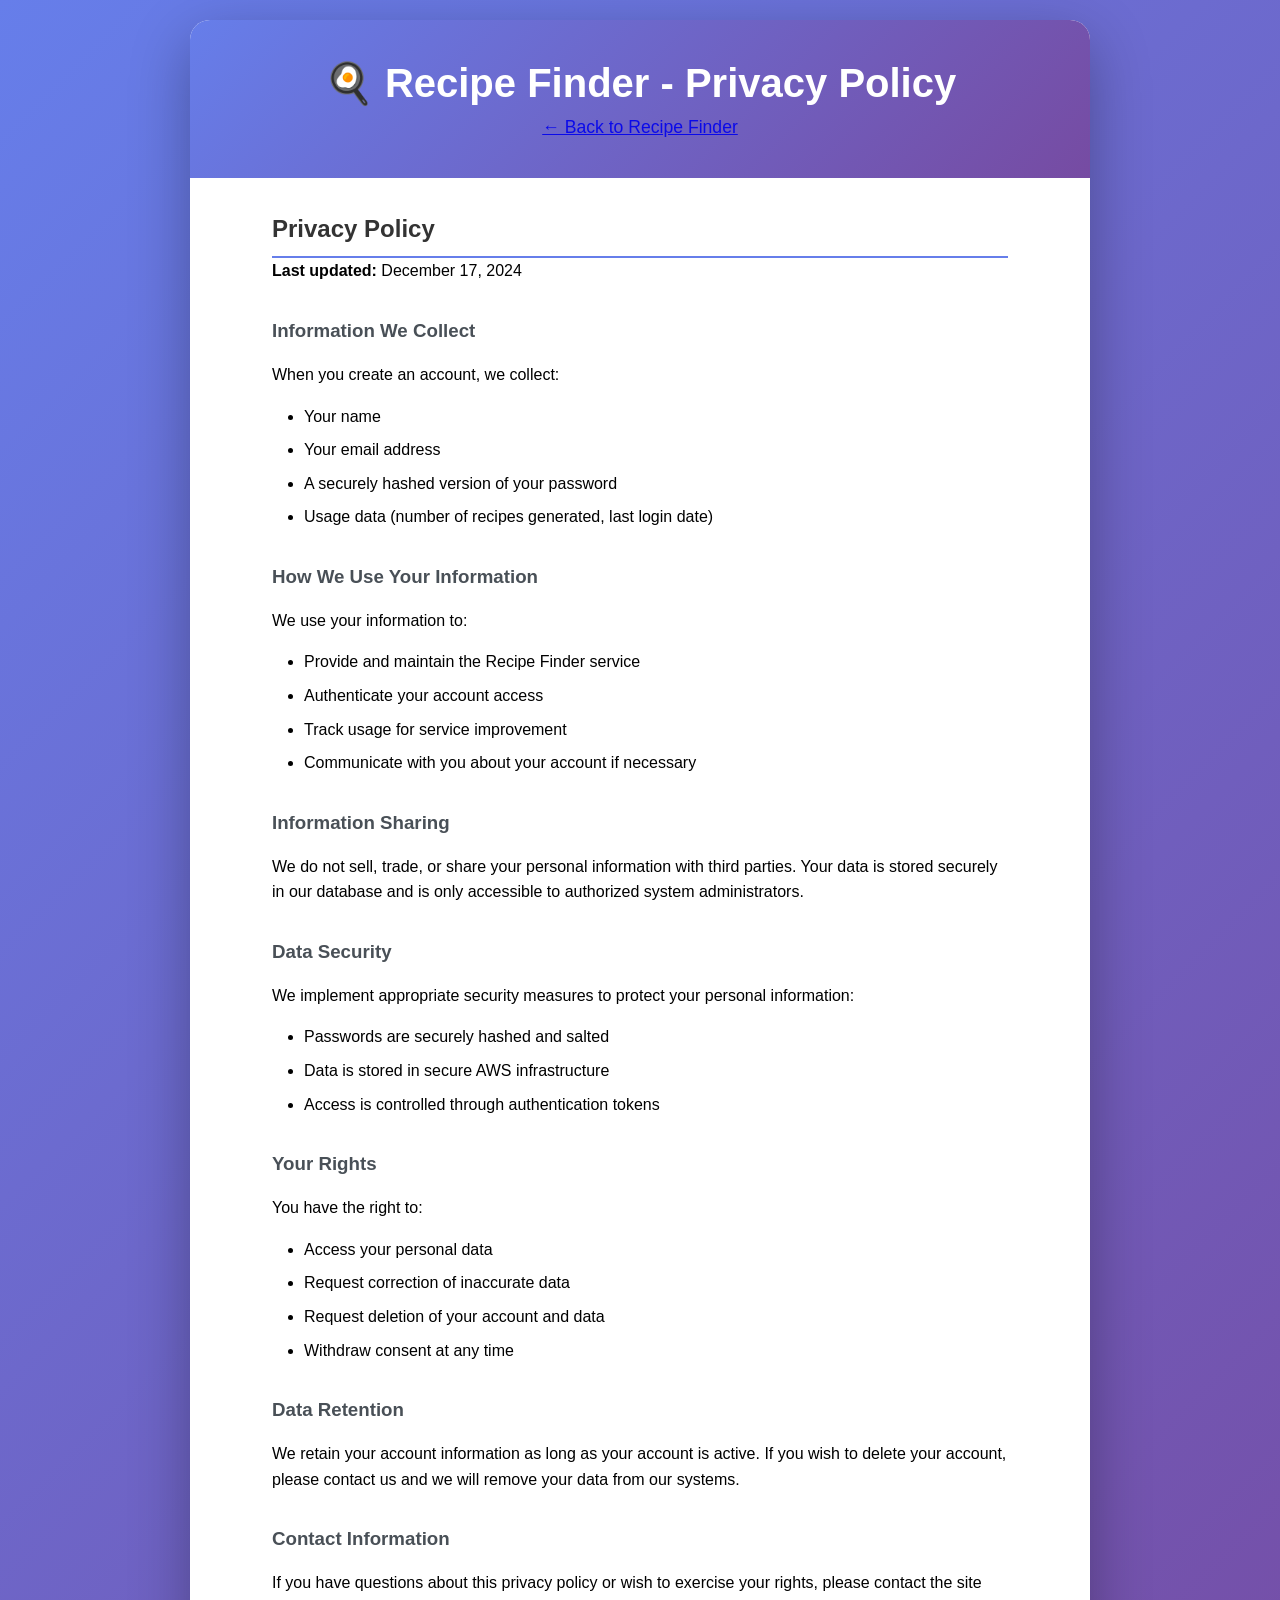
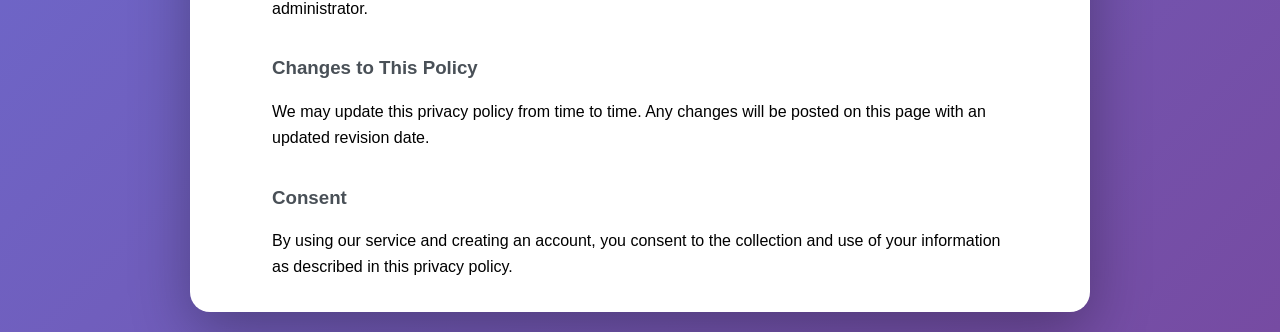
<file: frontend/privacy.html>
<!DOCTYPE html>
<html lang="en">
<head>
    <meta charset="UTF-8">
    <meta name="viewport" content="width=device-width, initial-scale=1.0">
    <title>Privacy Policy - Recipe Finder</title>
    <link rel="stylesheet" href="styles.css">
</head>
<body>
    <div class="container">
        <header>
            <h1>🍳 Recipe Finder - Privacy Policy</h1>
            <p><a href="index.html">← Back to Recipe Finder</a></p>
        </header>

        <main class="privacy-content">
            <h2>Privacy Policy</h2>
            <p><strong>Last updated:</strong> December 17, 2024</p>

            <h3>Information We Collect</h3>
            <p>When you create an account, we collect:</p>
            <ul>
                <li>Your name</li>
                <li>Your email address</li>
                <li>A securely hashed version of your password</li>
                <li>Usage data (number of recipes generated, last login date)</li>
            </ul>

            <h3>How We Use Your Information</h3>
            <p>We use your information to:</p>
            <ul>
                <li>Provide and maintain the Recipe Finder service</li>
                <li>Authenticate your account access</li>
                <li>Track usage for service improvement</li>
                <li>Communicate with you about your account if necessary</li>
            </ul>

            <h3>Information Sharing</h3>
            <p>We do not sell, trade, or share your personal information with third parties. Your data is stored securely in our database and is only accessible to authorized system administrators.</p>

            <h3>Data Security</h3>
            <p>We implement appropriate security measures to protect your personal information:</p>
            <ul>
                <li>Passwords are securely hashed and salted</li>
                <li>Data is stored in secure AWS infrastructure</li>
                <li>Access is controlled through authentication tokens</li>
            </ul>

            <h3>Your Rights</h3>
            <p>You have the right to:</p>
            <ul>
                <li>Access your personal data</li>
                <li>Request correction of inaccurate data</li>
                <li>Request deletion of your account and data</li>
                <li>Withdraw consent at any time</li>
            </ul>

            <h3>Data Retention</h3>
            <p>We retain your account information as long as your account is active. If you wish to delete your account, please contact us and we will remove your data from our systems.</p>

            <h3>Contact Information</h3>
            <p>If you have questions about this privacy policy or wish to exercise your rights, please contact the site administrator.</p>

            <h3>Changes to This Policy</h3>
            <p>We may update this privacy policy from time to time. Any changes will be posted on this page with an updated revision date.</p>

            <h3>Consent</h3>
            <p>By using our service and creating an account, you consent to the collection and use of your information as described in this privacy policy.</p>
        </main>
    </div>
</body>
</html>
</file>
<file: frontend/styles.css>
* {
    margin: 0;
    padding: 0;
    box-sizing: border-box;
}

body {
    font-family: -apple-system, BlinkMacSystemFont, 'Segoe UI', Roboto, Oxygen, Ubuntu, Cantarell, sans-serif;
    background: linear-gradient(135deg, #667eea 0%, #764ba2 100%);
    min-height: 100vh;
    padding: 20px;
}

.container {
    max-width: 900px;
    margin: 0 auto;
    background: white;
    border-radius: 20px;
    box-shadow: 0 20px 60px rgba(0,0,0,0.3);
    overflow: hidden;
}

header {
    background: linear-gradient(135deg, #667eea 0%, #764ba2 100%);
    color: white;
    padding: 40px;
    text-align: center;
}

header h1 {
    font-size: 2.5em;
    margin-bottom: 10px;
}

header p {
    font-size: 1.1em;
    opacity: 0.9;
}

main {
    padding: 40px;
}

.upload-section {
    margin-bottom: 30px;
}

.upload-area {
    border: 3px dashed #667eea;
    border-radius: 15px;
    padding: 60px 20px;
    text-align: center;
    cursor: pointer;
    transition: all 0.3s;
    background: #f8f9ff;
}

.upload-area:hover {
    border-color: #764ba2;
    background: #f0f2ff;
}

.upload-area input[type="file"] {
    display: none;
}

.upload-icon {
    font-size: 4em;
    margin-bottom: 15px;
}

.upload-area p {
    font-size: 1.2em;
    color: #333;
    margin-bottom: 10px;
}

.upload-hint {
    color: #666;
    font-size: 0.9em;
}

.image-preview {
    text-align: center;
}

.image-preview img {
    max-width: 100%;
    max-height: 400px;
    border-radius: 10px;
    margin-bottom: 15px;
    box-shadow: 0 4px 15px rgba(0,0,0,0.1);
}

.preferences-section {
    margin-bottom: 30px;
}

.preferences-section h2 {
    color: #333;
    margin-bottom: 20px;
    font-size: 1.5em;
}

.preferences-grid {
    display: grid;
    grid-template-columns: repeat(auto-fit, minmax(200px, 1fr));
    gap: 20px;
}

.pref-item label {
    display: block;
    color: #555;
    margin-bottom: 8px;
    font-weight: 500;
}

.pref-item select {
    width: 100%;
    padding: 12px;
    border: 2px solid #e0e0e0;
    border-radius: 8px;
    font-size: 1em;
    transition: border-color 0.3s;
}

.pref-item select:focus {
    outline: none;
    border-color: #667eea;
}

.btn-primary, .btn-secondary {
    padding: 15px 40px;
    font-size: 1.1em;
    border: none;
    border-radius: 10px;
    cursor: pointer;
    transition: all 0.3s;
    font-weight: 600;
}

.btn-primary {
    background: linear-gradient(135deg, #667eea 0%, #764ba2 100%);
    color: white;
    width: 100%;
    margin-bottom: 20px;
}

.btn-primary:hover:not(:disabled) {
    transform: translateY(-2px);
    box-shadow: 0 10px 25px rgba(102, 126, 234, 0.4);
}

.btn-primary:disabled {
    opacity: 0.5;
    cursor: not-allowed;
}

.btn-secondary {
    background: #f0f0f0;
    color: #333;
}

.btn-secondary:hover {
    background: #e0e0e0;
}

.loading {
    text-align: center;
    padding: 40px;
}

.spinner {
    border: 4px solid #f3f3f3;
    border-top: 4px solid #667eea;
    border-radius: 50%;
    width: 50px;
    height: 50px;
    animation: spin 1s linear infinite;
    margin: 0 auto 20px;
}

@keyframes spin {
    0% { transform: rotate(0deg); }
    100% { transform: rotate(360deg); }
}

.results-section {
    margin-top: 40px;
}

.results-section h2 {
    color: #333;
    margin: 30px 0 20px;
    font-size: 1.8em;
}

.ingredients-list {
    display: flex;
    flex-wrap: wrap;
    gap: 10px;
    margin-bottom: 30px;
}

.ingredient-tag {
    background: #e8f0fe;
    color: #1967d2;
    padding: 8px 16px;
    border-radius: 20px;
    font-size: 0.95em;
}

.recipes-list {
    display: grid;
    gap: 25px;
}

.recipe-card {
    border: 2px solid #e0e0e0;
    border-radius: 15px;
    padding: 25px;
    transition: all 0.3s;
}

.recipe-card:hover {
    border-color: #667eea;
    box-shadow: 0 5px 20px rgba(102, 126, 234, 0.2);
}

.recipe-card h3 {
    color: #333;
    margin-bottom: 10px;
    font-size: 1.5em;
}

.recipe-meta {
    display: flex;
    gap: 20px;
    margin: 15px 0;
    color: #666;
    font-size: 0.9em;
}

.recipe-description {
    color: #555;
    margin-bottom: 15px;
    line-height: 1.6;
}

.recipe-ingredients {
    margin: 15px 0;
}

.recipe-ingredients h4 {
    color: #333;
    margin-bottom: 10px;
}

.recipe-ingredients ul {
    list-style: none;
    padding-left: 0;
}

.recipe-ingredients li {
    padding: 5px 0;
    color: #555;
}

.recipe-ingredients li:before {
    content: "✓ ";
    color: #4caf50;
    font-weight: bold;
}

.missing-ingredients {
    color: #ff9800;
}

.missing-ingredients li:before {
    content: "○ ";
    color: #ff9800;
}

.recipe-instructions {
    margin-top: 15px;
}

.recipe-instructions h4 {
    color: #333;
    margin-bottom: 10px;
}

.recipe-instructions ol {
    padding-left: 20px;
}

.recipe-instructions li {
    padding: 8px 0;
    color: #555;
    line-height: 1.6;
}

.error-message {
    background: #ffebee;
    color: #c62828;
    padding: 15px;
    border-radius: 8px;
    margin: 20px 0;
}

.hidden {
    display: none;
}

@media (max-width: 768px) {
    header h1 {
        font-size: 2em;
    }
    
    main {
        padding: 20px;
    }
    
    .preferences-grid {
        grid-template-columns: 1fr;
    }
}

/* Multiple Image Previews */
.image-previews {
    display: grid;
    grid-template-columns: repeat(auto-fit, minmax(250px, 1fr));
    gap: 20px;
    margin-top: 20px;
}

.image-preview-item {
    position: relative;
    border: 2px solid #e0e0e0;
    border-radius: 10px;
    overflow: hidden;
    background: #f8f9ff;
}

.image-preview-item img {
    width: 100%;
    height: 250px;
    object-fit: cover;
    display: block;
}

.image-label {
    padding: 10px;
    background: #667eea;
    color: white;
    text-align: center;
    font-weight: 500;
    font-size: 0.9em;
}

.btn-remove {
    position: absolute;
    top: 10px;
    right: 10px;
    background: rgba(255, 255, 255, 0.9);
    border: none;
    border-radius: 50%;
    width: 30px;
    height: 30px;
    font-size: 1.2em;
    cursor: pointer;
    display: flex;
    align-items: center;
    justify-content: center;
    transition: all 0.3s;
    color: #333;
}

.btn-remove:hover {
    background: #ff5252;
    color: white;
    transform: scale(1.1);
}

/* Authentication Styles */
.auth-container {
    max-width: 400px;
    margin: 50px auto;
    padding: 2rem;
    background: white;
    border-radius: 12px;
    box-shadow: 0 10px 30px rgba(0, 0, 0, 0.1);
}

.auth-header {
    text-align: center;
    margin-bottom: 2rem;
}

.auth-header h1 {
    margin: 0 0 0.5rem 0;
    color: #333;
}

.auth-header p {
    color: #666;
    margin: 0;
}

.auth-tabs {
    display: flex;
    margin-bottom: 2rem;
    border-bottom: 1px solid #eee;
}

.auth-tab {
    flex: 1;
    padding: 1rem;
    border: none;
    background: none;
    cursor: pointer;
    font-size: 1rem;
    color: #666;
    border-bottom: 2px solid transparent;
    transition: all 0.3s ease;
}

.auth-tab.active {
    color: #667eea;
    border-bottom-color: #667eea;
}

.auth-form {
    display: flex;
    flex-direction: column;
    gap: 1rem;
}

.form-group {
    display: flex;
    flex-direction: column;
}

.form-group label {
    margin-bottom: 0.5rem;
    font-weight: 500;
    color: #333;
}

.form-group input {
    padding: 0.75rem;
    border: 1px solid #ddd;
    border-radius: 6px;
    font-size: 1rem;
    transition: border-color 0.3s ease;
}

.form-group input:focus {
    outline: none;
    border-color: #667eea;
    box-shadow: 0 0 0 3px rgba(102, 126, 234, 0.1);
}

.form-group small {
    margin-top: 0.25rem;
    color: #666;
    font-size: 0.875rem;
}

/* Header with user info */
.header-content {
    display: flex;
    justify-content: space-between;
    align-items: center;
    flex-wrap: wrap;
    gap: 1rem;
}

.header-left h1 {
    margin: 0 0 0.5rem 0;
}

.header-left p {
    margin: 0;
    color: #666;
}

.user-info {
    display: flex;
    align-items: center;
    gap: 1rem;
}

.user-name {
    color: #333;
    font-weight: 500;
}

.user-menu {
    position: relative;
}

.user-menu-btn {
    background: #f8f9fa;
    border: 1px solid #ddd;
    border-radius: 50%;
    width: 40px;
    height: 40px;
    cursor: pointer;
    font-size: 1.2rem;
    transition: all 0.3s ease;
}

.user-menu-btn:hover {
    background: #e9ecef;
}

.user-dropdown {
    position: absolute;
    top: 100%;
    right: 0;
    background: white;
    border: 1px solid #ddd;
    border-radius: 6px;
    box-shadow: 0 4px 12px rgba(0, 0, 0, 0.1);
    min-width: 150px;
    z-index: 1000;
    margin-top: 0.5rem;
}

.user-dropdown button {
    display: block;
    width: 100%;
    padding: 0.75rem 1rem;
    border: none;
    background: none;
    text-align: left;
    cursor: pointer;
    transition: background-color 0.3s ease;
}

.user-dropdown button:hover {
    background: #f8f9fa;
}

.user-dropdown button:first-child {
    border-radius: 6px 6px 0 0;
}

.user-dropdown button:last-child {
    border-radius: 0 0 6px 6px;
}

/* Modal styles */
.modal {
    position: fixed;
    top: 0;
    left: 0;
    width: 100%;
    height: 100%;
    background: rgba(0, 0, 0, 0.5);
    display: flex;
    justify-content: center;
    align-items: center;
    z-index: 2000;
}

.modal-content {
    background: white;
    padding: 2rem;
    border-radius: 12px;
    max-width: 600px;
    max-height: 80vh;
    overflow-y: auto;
    position: relative;
    margin: 1rem;
}

.close {
    position: absolute;
    top: 1rem;
    right: 1rem;
    font-size: 1.5rem;
    cursor: pointer;
    color: #666;
    background: none;
    border: none;
}

.close:hover {
    color: #333;
}

/* Stats styles */
.stats-grid {
    display: grid;
    grid-template-columns: repeat(auto-fit, minmax(150px, 1fr));
    gap: 1rem;
    margin-top: 1rem;
}

.stat-item {
    text-align: center;
    padding: 1rem;
    background: #f8f9fa;
    border-radius: 8px;
}

.stat-number {
    font-size: 2rem;
    font-weight: bold;
    color: #667eea;
}

.stat-label {
    color: #666;
    margin-top: 0.5rem;
}

/* Users list styles */
.users-list {
    margin-top: 1rem;
}

.user-item {
    padding: 1rem;
    border: 1px solid #eee;
    border-radius: 8px;
    margin-bottom: 1rem;
}

.user-info {
    display: flex;
    justify-content: space-between;
    align-items: center;
    margin-bottom: 0.5rem;
}

.user-email {
    color: #666;
    font-size: 0.9rem;
}

.user-stats {
    display: flex;
    gap: 1rem;
    font-size: 0.875rem;
    color: #666;
    flex-wrap: wrap;
}

/* Responsive design */
@media (max-width: 768px) {
    .header-content {
        flex-direction: column;
        text-align: center;
    }
    
    .user-info {
        flex-direction: column;
        gap: 0.5rem;
    }
    
    .user-stats {
        flex-direction: column;
        gap: 0.25rem;
    }
    
    .modal-content {
        margin: 0.5rem;
        padding: 1rem;
    }
}
/* Simple Tracking Styles */
.registration-banner {
    background: linear-gradient(135deg, #667eea 0%, #764ba2 100%);
    color: white;
    padding: 1rem;
    text-align: center;
    position: relative;
    z-index: 1000;
}

.banner-content {
    display: flex;
    justify-content: center;
    align-items: center;
    gap: 1rem;
    flex-wrap: wrap;
}

.btn-small {
    padding: 0.5rem 1rem;
    border: none;
    border-radius: 4px;
    cursor: pointer;
    font-size: 0.9rem;
    background: white;
    color: #333;
    transition: all 0.3s ease;
}

.btn-small:hover {
    transform: translateY(-1px);
    box-shadow: 0 2px 8px rgba(0,0,0,0.2);
}

.btn-secondary {
    background: transparent;
    color: white;
    border: 1px solid white;
}

.btn-secondary:hover {
    background: white;
    color: #333;
}



.message {
    position: fixed;
    top: 20px;
    right: 20px;
    padding: 1rem;
    border-radius: 6px;
    color: white;
    z-index: 3000;
    max-width: 300px;
}

.message-success {
    background: #28a745;
}

.message-error {
    background: #dc3545;
}

.message-info {
    background: #17a2b8;
}

@media (max-width: 768px) {
    .banner-content {
        flex-direction: column;
        gap: 0.5rem;
    }
    
    .stats-grid {
        grid-template-columns: repeat(2, 1fr);
    }
    
    .user-item {
        flex-direction: column;
        align-items: flex-start;
    }
}
/* Authentication Styles */
.auth-container {
    max-width: 400px;
    margin: 50px auto;
    padding: 2rem;
    background: white;
    border-radius: 12px;
    box-shadow: 0 10px 30px rgba(0, 0, 0, 0.1);
}

.auth-header {
    text-align: center;
    margin-bottom: 2rem;
}

.auth-header h1 {
    margin: 0 0 0.5rem 0;
    color: #333;
}

.auth-header p {
    color: #666;
    margin: 0;
}

.auth-tabs {
    display: flex;
    margin-bottom: 2rem;
    border-bottom: 1px solid #eee;
}

.auth-tab {
    flex: 1;
    padding: 1rem;
    border: none;
    background: none;
    cursor: pointer;
    font-size: 1rem;
    color: #666;
    border-bottom: 2px solid transparent;
    transition: all 0.3s ease;
}

.auth-tab.active {
    color: #667eea;
    border-bottom-color: #667eea;
}

.auth-form {
    display: flex;
    flex-direction: column;
    gap: 1rem;
}

.form-group {
    display: flex;
    flex-direction: column;
}

.form-group label {
    margin-bottom: 0.5rem;
    font-weight: 500;
    color: #333;
}

.form-group input {
    padding: 0.75rem;
    border: 1px solid #ddd;
    border-radius: 6px;
    font-size: 1rem;
    transition: border-color 0.3s ease;
}

.form-group input:focus {
    outline: none;
    border-color: #667eea;
    box-shadow: 0 0 0 3px rgba(102, 126, 234, 0.1);
}

.form-group small {
    margin-top: 0.25rem;
    color: #666;
    font-size: 0.875rem;
}

.btn-primary {
    background: linear-gradient(135deg, #667eea 0%, #764ba2 100%);
    color: white;
    border: none;
    padding: 0.75rem 1.5rem;
    border-radius: 6px;
    font-size: 1rem;
    cursor: pointer;
    transition: all 0.3s ease;
}

.btn-primary:hover {
    transform: translateY(-1px);
    box-shadow: 0 4px 12px rgba(102, 126, 234, 0.3);
}

.btn-primary:disabled {
    opacity: 0.6;
    cursor: not-allowed;
    transform: none;
}

.error-message {
    background: #f8d7da;
    color: #721c24;
    padding: 0.75rem;
    border-radius: 6px;
    margin-top: 1rem;
    border: 1px solid #f5c6cb;
}

.loading {
    text-align: center;
    padding: 1rem;
}

.spinner {
    border: 3px solid #f3f3f3;
    border-top: 3px solid #667eea;
    border-radius: 50%;
    width: 30px;
    height: 30px;
    animation: spin 1s linear infinite;
    margin: 0 auto 1rem;
}

@keyframes spin {
    0% { transform: rotate(0deg); }
    100% { transform: rotate(360deg); }
}

.hidden {
    display: none !important;
}
/* Checkbox and Legal Disclaimer Styles */
.checkbox-label {
    display: flex !important;
    align-items: flex-start;
    gap: 0.75rem;
    cursor: pointer;
    font-size: 0.9rem;
    line-height: 1.4;
    margin-bottom: 0 !important;
}

.checkbox-label input[type="checkbox"] {
    margin: 0;
    width: auto;
    min-width: 18px;
    height: 18px;
    cursor: pointer;
}

.disclaimer {
    background: #f8f9fa;
    border: 1px solid #e9ecef;
    border-radius: 6px;
    padding: 1rem;
    margin: 1rem 0;
}

.disclaimer small {
    color: #495057;
    line-height: 1.4;
    display: block;
}

.disclaimer strong {
    color: #212529;
}

/* Responsive adjustments */
@media (max-width: 480px) {
    .checkbox-label {
        font-size: 0.85rem;
    }
    
    .disclaimer {
        padding: 0.75rem;
    }
    
    .disclaimer small {
        font-size: 0.8rem;
    }
}
/* Privacy Policy Styles */
.privacy-content {
    max-width: 800px;
    margin: 0 auto;
    padding: 2rem;
    line-height: 1.6;
}

.privacy-content h2 {
    color: #333;
    border-bottom: 2px solid #667eea;
    padding-bottom: 0.5rem;
}

.privacy-content h3 {
    color: #495057;
    margin-top: 2rem;
    margin-bottom: 1rem;
}

.privacy-content ul {
    margin: 1rem 0;
    padding-left: 2rem;
}

.privacy-content li {
    margin-bottom: 0.5rem;
}

.privacy-content a {
    color: #667eea;
    text-decoration: none;
}

.privacy-content a:hover {
    text-decoration: underline;
}

.disclaimer a {
    color: #667eea;
    text-decoration: none;
    font-weight: 500;
}

.disclaimer a:hover {
    text-decoration: underline;
}
/* Header with user info */
.header-content {
    display: flex;
    justify-content: space-between;
    align-items: center;
    flex-wrap: wrap;
    gap: 1rem;
    margin-bottom: 2rem;
}

.header-left h1 {
    margin: 0 0 0.5rem 0;
}

.header-left p {
    margin: 0;
    color: #666;
}

.user-info {
    display: flex;
    align-items: center;
    gap: 1rem;
}

.user-name {
    color: #333;
    font-weight: 500;
}

.btn-logout {
    background: #dc3545;
    color: white;
    border: none;
    padding: 0.5rem 1rem;
    border-radius: 4px;
    cursor: pointer;
    font-size: 0.9rem;
    transition: all 0.3s ease;
}

.btn-logout:hover {
    background: #c82333;
    transform: translateY(-1px);
}

@media (max-width: 768px) {
    .header-content {
        flex-direction: column;
        text-align: center;
    }
    
    .user-info {
        flex-direction: column;
        gap: 0.5rem;
    }
}
</file>
